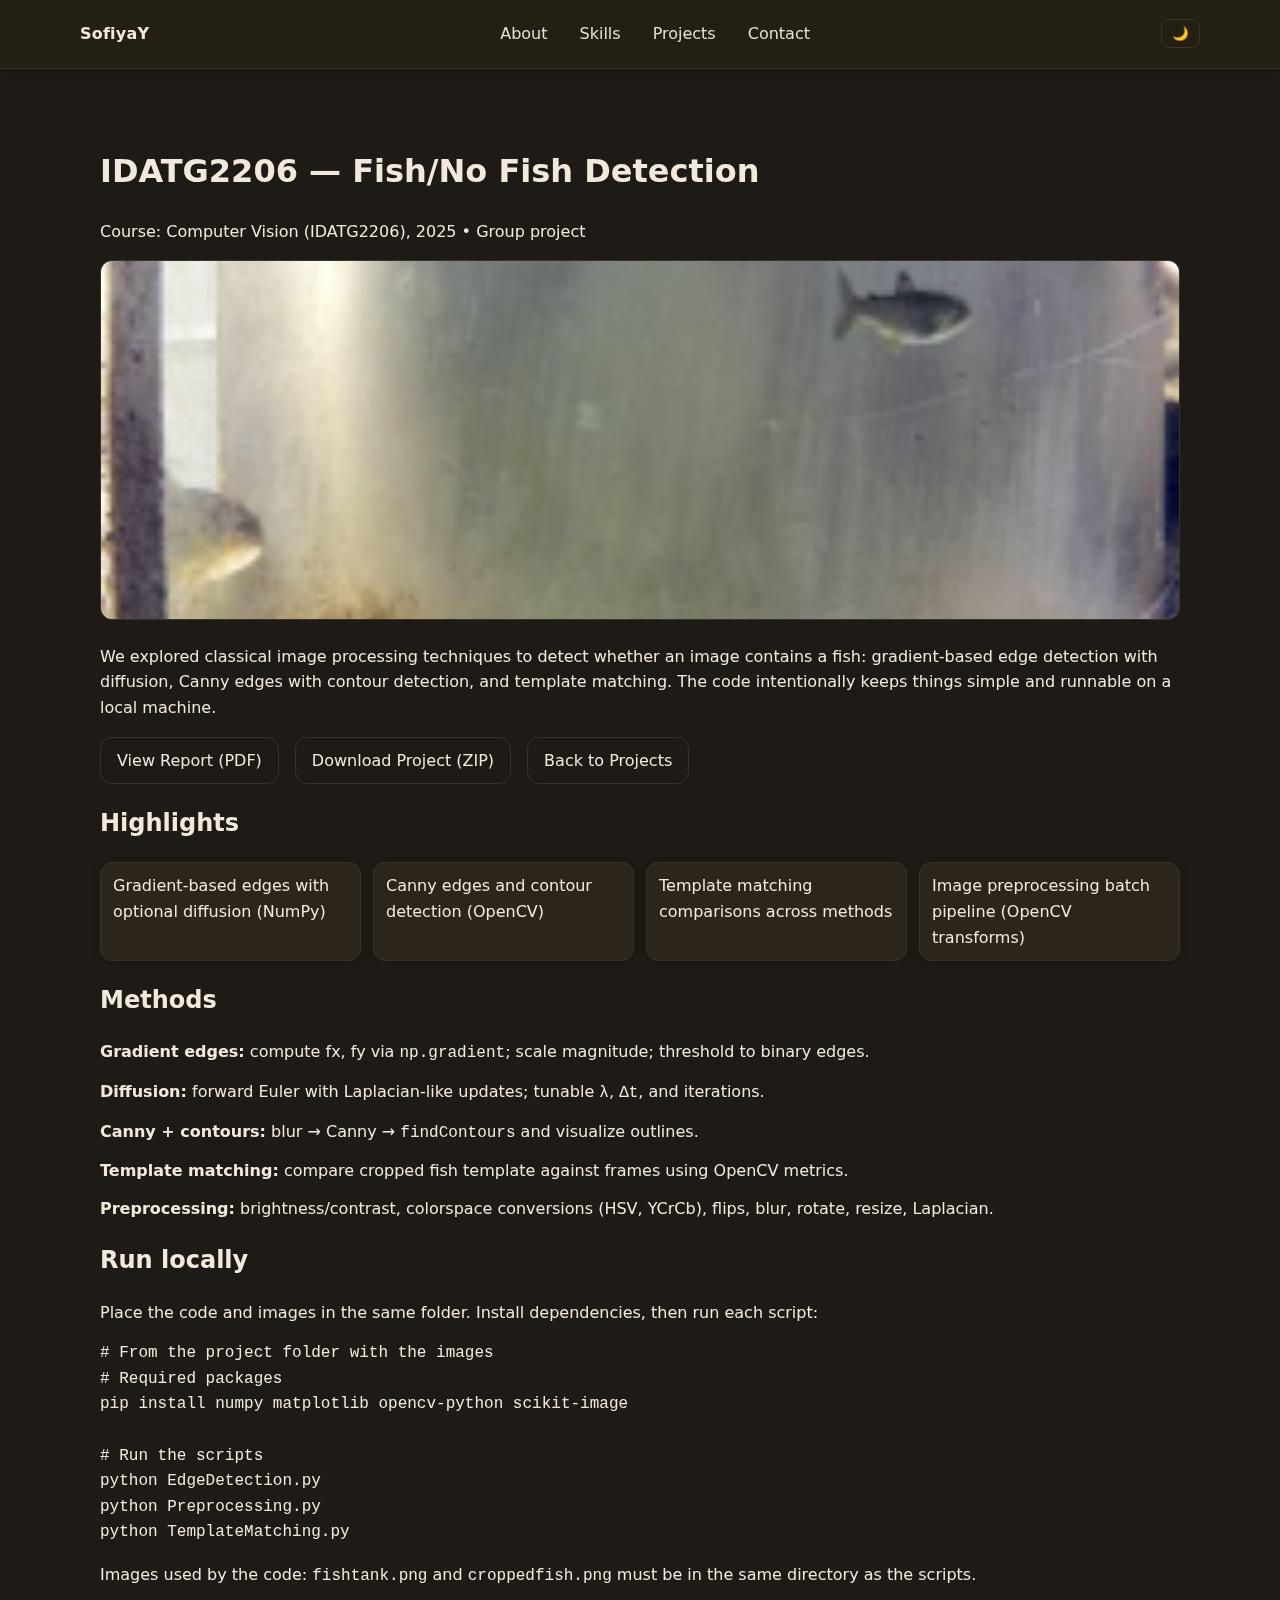
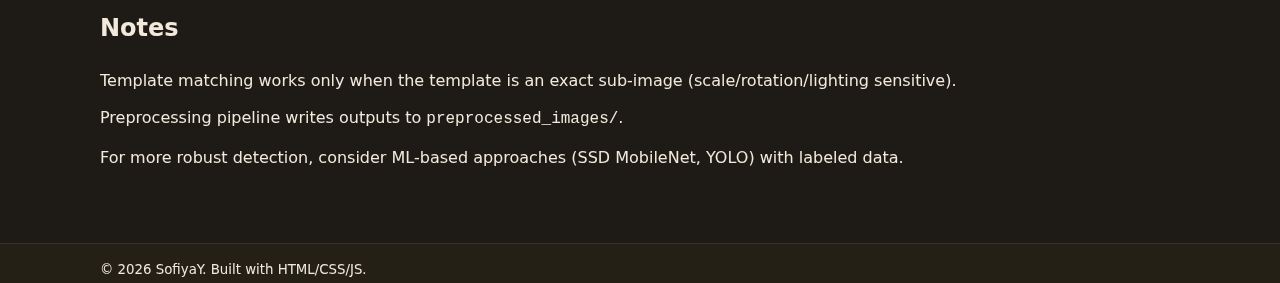
<file: projects/computer-vision-fish.html>
<!doctype html>
<html lang="en">
<head>
  <meta charset="utf-8" />
  <meta name="viewport" content="width=device-width, initial-scale=1" />
  <title>IDATG2206 — Fish/No Fish Detection — Portfolio</title>
  <meta name="description" content="Computer Vision group project: edge detection, contours, template matching, and preprocessing to detect fish in images." />
  <link rel="stylesheet" href="../assets/css/styles.css" />
</head>
<body>
  <header class="site-header">
    <div class="container header-inner">
      <a class="brand" href="../index.html">SofiyaY</a>
      <nav class="nav" aria-label="Main navigation">
        <button class="nav-toggle" aria-expanded="false" aria-controls="nav-menu">☰</button>
        <ul id="nav-menu" class="nav-menu">
          <li><a href="../index.html#about">About</a></li>
          <li><a href="../index.html#skills">Skills</a></li>
          <li><a href="../index.html#projects">Projects</a></li>
          <li><a href="../index.html#contact">Contact</a></li>
        </ul>
      </nav>
      <button id="themeToggle" class="theme-toggle" aria-label="Toggle theme">🌙</button>
    </div>
  </header>

  <main>
    <section class="section">
      <div class="container">
        <h1>IDATG2206 — Fish/No Fish Detection</h1>
        <p class="muted">Course: Computer Vision (IDATG2206), 2025 • Group project</p>

        <img src="../assets/img/cv-fish.png" alt="Fish tank image" style="width:100%; max-height:360px; object-fit: cover; object-position: center; border: 1px solid var(--border); border-radius: 12px;" />

        <p>
          We explored classical image processing techniques to detect whether an image contains a fish: gradient-based edge detection with diffusion, Canny edges with contour detection, and template matching. The code intentionally keeps things simple and runnable on a local machine.
        </p>

        <div class="actions" style="margin: 12px 0; display: flex; gap: 8px; flex-wrap: wrap;">
          <a class="btn" href="../assets/docs/cv-fish-report.pdf" target="_blank" rel="noopener">View Report (PDF)</a>
          <a class="btn" href="../assets/downloads/cv-fish-project.zip" target="_blank" rel="noopener">Download Project (ZIP)</a>
          <a class="btn" href="../index.html#projects">Back to Projects</a>
        </div>

        <h2>Highlights</h2>
        <ul class="skills">
          <li>Gradient-based edges with optional diffusion (NumPy)</li>
          <li>Canny edges and contour detection (OpenCV)</li>
          <li>Template matching comparisons across methods</li>
          <li>Image preprocessing batch pipeline (OpenCV transforms)</li>
        </ul>

        <h2>Methods</h2>
        <ul class="contact">
          <li><strong>Gradient edges:</strong> compute fx, fy via <code>np.gradient</code>; scale magnitude; threshold to binary edges.</li>
          <li><strong>Diffusion:</strong> forward Euler with Laplacian-like updates; tunable <code>λ</code>, <code>Δt</code>, and iterations.</li>
          <li><strong>Canny + contours:</strong> blur → Canny → <code>findContours</code> and visualize outlines.</li>
          <li><strong>Template matching:</strong> compare cropped fish template against frames using OpenCV metrics.</li>
          <li><strong>Preprocessing:</strong> brightness/contrast, colorspace conversions (HSV, YCrCb), flips, blur, rotate, resize, Laplacian.</li>
        </ul>

        <h2>Run locally</h2>
        <p>Place the code and images in the same folder. Install dependencies, then run each script:</p>
        <pre><code class="language-powershell"># From the project folder with the images
# Required packages
pip install numpy matplotlib opencv-python scikit-image

# Run the scripts
python EdgeDetection.py
python Preprocessing.py
python TemplateMatching.py
</code></pre>
        <p class="muted">Images used by the code: <code>fishtank.png</code> and <code>croppedfish.png</code> must be in the same directory as the scripts.</p>

        <h2>Notes</h2>
        <ul class="contact">
          <li>Template matching works only when the template is an exact sub-image (scale/rotation/lighting sensitive).</li>
          <li>Preprocessing pipeline writes outputs to <code>preprocessed_images/</code>.</li>
          <li>For more robust detection, consider ML-based approaches (SSD MobileNet, YOLO) with labeled data.</li>
        </ul>
      </div>
    </section>
  </main>

  <footer class="site-footer">
    <div class="container">
      <small>© <span id="year"></span> SofiyaY. Built with HTML/CSS/JS.</small>
    </div>
  </footer>

  <script>
    document.getElementById('year').textContent = new Date().getFullYear();
    document.getElementById('themeToggle').addEventListener('click', () => {
      document.documentElement.classList.toggle('light');
    });
    const navToggle = document.querySelector('.nav-toggle');
    const navMenu = document.getElementById('nav-menu');
    navToggle.addEventListener('click', () => {
      const open = navMenu.classList.toggle('open');
      navToggle.setAttribute('aria-expanded', String(open));
    });
  </script>
</body>
</html>
</file>
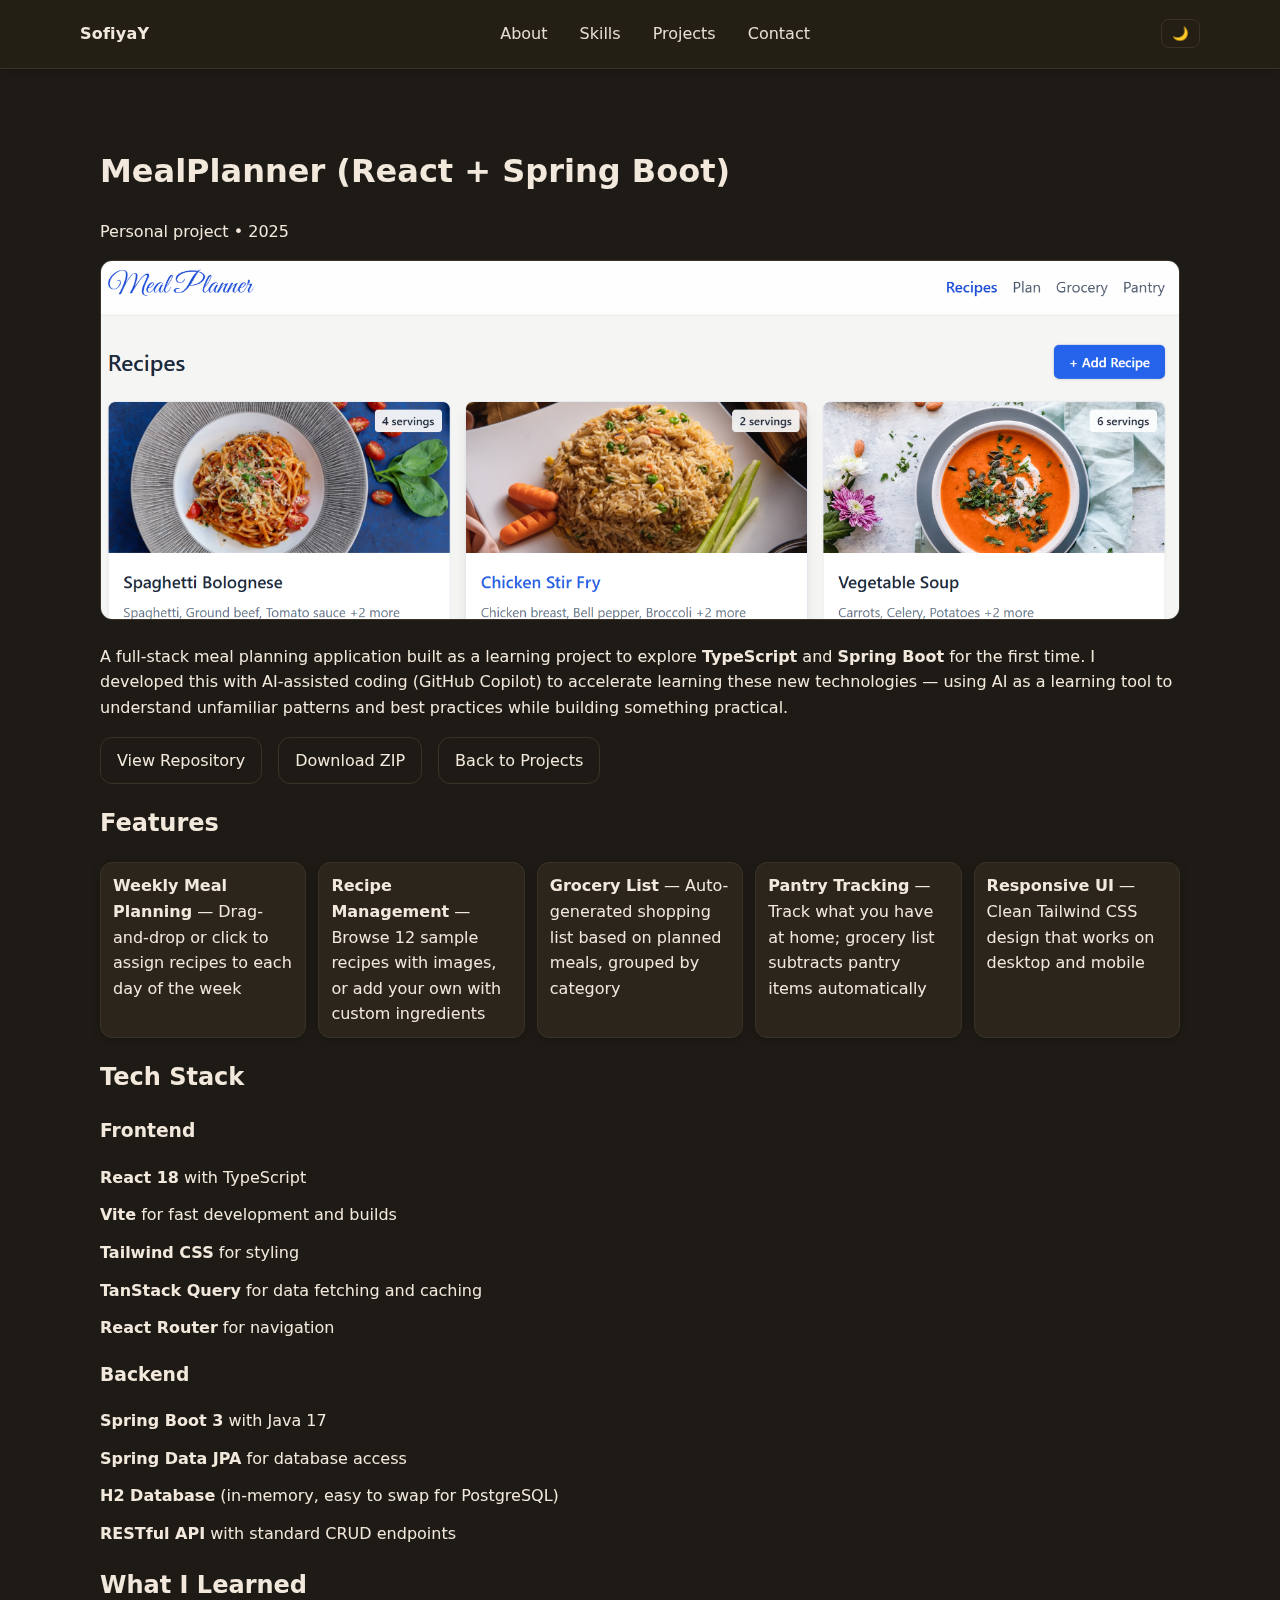
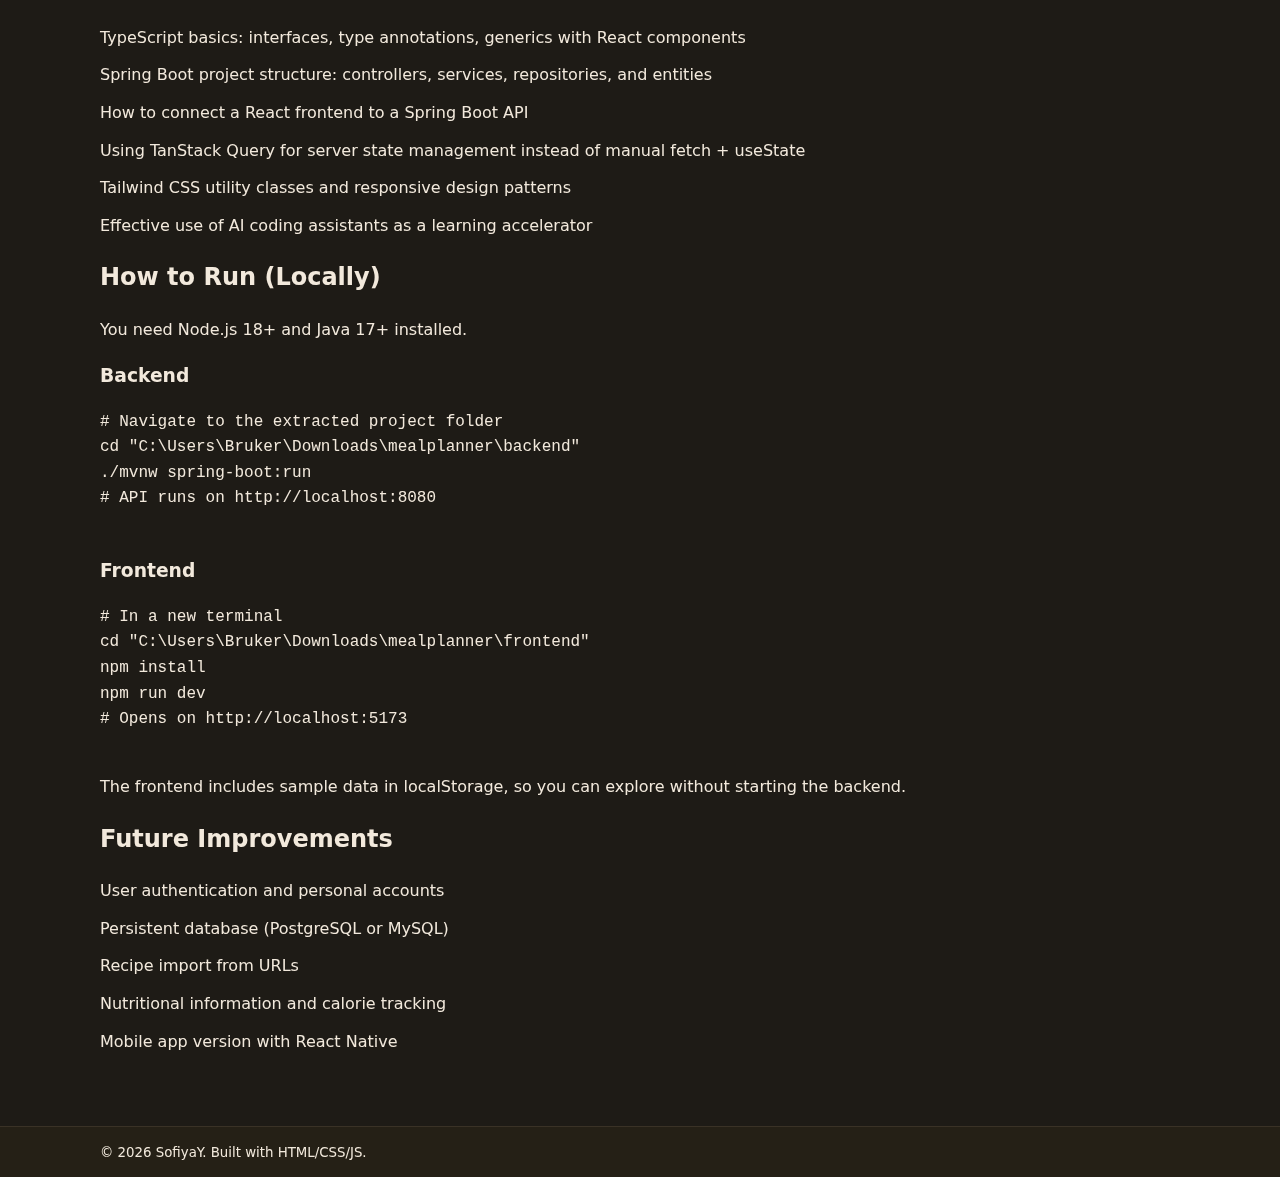
<file: projects/mealplanner.html>
<!doctype html>
<html lang="en">
<head>
  <meta charset="utf-8" />
  <meta name="viewport" content="width=device-width, initial-scale=1" />
  <title>MealPlanner (React + Spring Boot) — Portfolio</title>
  <meta name="description" content="Full-stack meal planning app built with React, TypeScript, and Spring Boot. Features weekly planning, recipes, grocery lists, and pantry tracking." />
  <link rel="stylesheet" href="../assets/css/styles.css" />
</head>
<body>
  <header class="site-header">
    <div class="container header-inner">
      <a class="brand" href="../index.html">SofiyaY</a>
      <nav class="nav" aria-label="Main navigation">
        <button class="nav-toggle" aria-expanded="false" aria-controls="nav-menu">☰</button>
        <ul id="nav-menu" class="nav-menu">
          <li><a href="../index.html#about">About</a></li>
          <li><a href="../index.html#skills">Skills</a></li>
          <li><a href="../index.html#projects">Projects</a></li>
          <li><a href="../index.html#contact">Contact</a></li>
        </ul>
      </nav>
      <button id="themeToggle" class="theme-toggle" aria-label="Toggle theme">🌙</button>
    </div>
  </header>

  <main>
    <section class="section">
      <div class="container">
        <h1>MealPlanner (React + Spring Boot)</h1>
        <p class="muted">Personal project • 2025</p>
        <img src="../assets/img/mealplanner.png" alt="MealPlanner app screenshot" style="width:100%; max-height:360px; object-fit: cover; object-position: center top; border: 1px solid var(--border); border-radius: 12px;" />
        
        <p>
          A full-stack meal planning application built as a learning project to explore <strong>TypeScript</strong> and 
          <strong>Spring Boot</strong> for the first time. I developed this with AI-assisted coding (GitHub Copilot) to 
          accelerate learning these new technologies — using AI as a learning tool to understand unfamiliar patterns 
          and best practices while building something practical.
        </p>

        <div class="actions" style="margin: 12px 0; display: flex; gap: 8px; flex-wrap: wrap;">
          <a class="btn" href="https://github.com/SofiyaY/MealPlanner" target="_blank" rel="noopener">View Repository</a>
          <a class="btn" href="../assets/downloads/mealplanner.zip" download>Download ZIP</a>
          <a class="btn" href="../index.html#projects">Back to Projects</a>
        </div>

        <h2>Features</h2>
        <ul class="skills">
          <li><strong>Weekly Meal Planning</strong> — Drag-and-drop or click to assign recipes to each day of the week</li>
          <li><strong>Recipe Management</strong> — Browse 12 sample recipes with images, or add your own with custom ingredients</li>
          <li><strong>Grocery List</strong> — Auto-generated shopping list based on planned meals, grouped by category</li>
          <li><strong>Pantry Tracking</strong> — Track what you have at home; grocery list subtracts pantry items automatically</li>
          <li><strong>Responsive UI</strong> — Clean Tailwind CSS design that works on desktop and mobile</li>
        </ul>

        <h2>Tech Stack</h2>
        <h3>Frontend</h3>
        <ul class="contact">
          <li><strong>React 18</strong> with TypeScript</li>
          <li><strong>Vite</strong> for fast development and builds</li>
          <li><strong>Tailwind CSS</strong> for styling</li>
          <li><strong>TanStack Query</strong> for data fetching and caching</li>
          <li><strong>React Router</strong> for navigation</li>
        </ul>

        <h3>Backend</h3>
        <ul class="contact">
          <li><strong>Spring Boot 3</strong> with Java 17</li>
          <li><strong>Spring Data JPA</strong> for database access</li>
          <li><strong>H2 Database</strong> (in-memory, easy to swap for PostgreSQL)</li>
          <li><strong>RESTful API</strong> with standard CRUD endpoints</li>
        </ul>

        <h2>What I Learned</h2>
        <ul class="contact">
          <li>TypeScript basics: interfaces, type annotations, generics with React components</li>
          <li>Spring Boot project structure: controllers, services, repositories, and entities</li>
          <li>How to connect a React frontend to a Spring Boot API</li>
          <li>Using TanStack Query for server state management instead of manual fetch + useState</li>
          <li>Tailwind CSS utility classes and responsive design patterns</li>
          <li>Effective use of AI coding assistants as a learning accelerator</li>
        </ul>

        <h2>How to Run (Locally)</h2>
        <p>You need Node.js 18+ and Java 17+ installed.</p>
        
        <h3>Backend</h3>
        <pre><code class="language-powershell"># Navigate to the extracted project folder
cd "C:\Users\Bruker\Downloads\mealplanner\backend"
./mvnw spring-boot:run
# API runs on http://localhost:8080
        </code></pre>

        <h3>Frontend</h3>
        <pre><code class="language-powershell"># In a new terminal
cd "C:\Users\Bruker\Downloads\mealplanner\frontend"
npm install
npm run dev
# Opens on http://localhost:5173
        </code></pre>

        <p>The frontend includes sample data in localStorage, so you can explore without starting the backend.</p>

        <h2>Future Improvements</h2>
        <ul class="contact">
          <li>User authentication and personal accounts</li>
          <li>Persistent database (PostgreSQL or MySQL)</li>
          <li>Recipe import from URLs</li>
          <li>Nutritional information and calorie tracking</li>
          <li>Mobile app version with React Native</li>
        </ul>
      </div>
    </section>
  </main>

  <footer class="site-footer">
    <div class="container">
      <small>© <span id="year"></span> SofiyaY. Built with HTML/CSS/JS.</small>
    </div>
  </footer>

  <script>
    document.getElementById('year').textContent = new Date().getFullYear();
    document.getElementById('themeToggle').addEventListener('click', () => {
      document.documentElement.classList.toggle('light');
    });
    const navToggle = document.querySelector('.nav-toggle');
    const navMenu = document.getElementById('nav-menu');
    navToggle.addEventListener('click', () => {
      const open = navMenu.classList.toggle('open');
      navToggle.setAttribute('aria-expanded', String(open));
    });
  </script>
</body>
</html>
</file>
<file: assets/css/styles.css>
/* Chic beige theme */
:root {
  /* Dark beige palette */
  --bg: #1e1b16;           /* deep cocoa */
  --text: #f2e9dc;         /* cream */
  --muted: #c3b8a9;        /* soft sand */
  --primary: #d99a6c;      /* warm terracotta */
  --surface: #252016;      /* rich taupe */
  --border: #3a3226;       /* cocoa edge */
  --chip: #2c251b;         /* chip background */
  /* Elegance tokens */
  --radius-sm: 8px;
  --radius-md: 12px;
  --radius-lg: 16px;
  --shadow-1: 0 2px 10px rgba(0,0,0,0.20);
  --shadow-2: 0 8px 28px rgba(0,0,0,0.28);
  --transition-fast: 150ms ease;
  --transition-slow: 280ms ease;
}

:root.light {
  /* Light beige palette */
  --bg: #f6f1e7;           /* light beige */
  --text: #2f2b24;         /* espresso */
  --muted: #6f6357;        /* warm gray-brown */
  --primary: #b66a50;      /* terracotta */
  --surface: #ffffff;      /* card bg */
  --border: #e8dfd3;       /* soft border */
  --chip: #f2e9dc;         /* pill bg */
}

* { box-sizing: border-box; }
html, body { height: 100%; }
body {
  margin: 0;
  font: 16px/1.6 system-ui, -apple-system, Segoe UI, Roboto, Ubuntu, Cantarell, Noto Sans, sans-serif;
  background: var(--bg);
  color: var(--text);
}
.container { max-width: 1120px; margin: 0 auto; padding: 0 20px; }
.section { padding: 56px 0; }
.hero { padding-top: 96px; }
.hero-layout { display: grid; grid-template-columns: 1fr 1fr; align-items: center; gap: 24px; }
.portrait { border-radius: 16px; overflow: hidden; background: linear-gradient(180deg, color-mix(in oklab, var(--chip) 60%, transparent), transparent); box-shadow: 0 6px 24px rgba(0,0,0,0.25); }
.portrait img { width: 100%; height: auto; object-fit: contain; display: block; }
.hero-title { font-family: Georgia, Cambria, "Times New Roman", Times, serif; font-weight: 700; line-height: 1.15; letter-spacing: 0.2px; font-size: clamp(1.6rem, 3.2vw, 2.2rem); margin: 0 0 8px; }
.intro p { margin: 0 0 16px; }

.site-header {
  position: sticky; top: 0; z-index: 10;
  background: color-mix(in oklab, var(--surface) 85%, transparent);
  border-bottom: 1px solid var(--border);
  backdrop-filter: saturate(150%) blur(10px);
  box-shadow: var(--shadow-1);
}
.header-inner {
  display: flex; align-items: center; gap: 16px; justify-content: space-between;
  padding: 12px 0;
}
.brand { font-weight: 700; text-decoration: none; color: var(--text); letter-spacing: 0.2px; }

.nav-toggle { display: none; }
.nav-menu { display: flex; gap: 6px; list-style: none; padding: 0; margin: 0; }
.nav-menu a { color: var(--text); text-decoration: none; opacity: 0.95; display: flex; align-items: center; gap: 8px; padding: 8px 12px; border-radius: var(--radius-md); border: 1px solid transparent; transition: background var(--transition-fast), border-color var(--transition-fast), transform var(--transition-fast); }
.nav-menu a:hover, .nav-menu a:focus { background: var(--chip); border-color: var(--border); outline: none; transform: translateY(-1px); }
.nav-icon { width: 16px; height: 16px; display: inline-block; }

.theme-toggle { background: transparent; border: 1px solid var(--border); color: var(--text); border-radius: var(--radius-sm); padding: 6px 10px; cursor: pointer; transition: transform var(--transition-fast); }
.theme-toggle:hover { transform: translateY(-1px); }

.btn { display: inline-block; padding: 10px 16px; border-radius: var(--radius-md); border: 1px solid var(--border); color: var(--text); text-decoration: none; background: transparent; transition: box-shadow var(--transition-fast), transform var(--transition-fast), background var(--transition-fast); }
.btn.primary { background: var(--primary); border-color: var(--primary); color: white; }
.btn + .btn { margin-left: 8px; }
.btn:hover { box-shadow: var(--shadow-1); transform: translateY(-1px); }
.btn:focus-visible { outline: 2px solid color-mix(in oklab, var(--primary) 55%, #ffffff); outline-offset: 2px; }

.skills { display: grid; grid-template-columns: repeat(auto-fit, minmax(200px, 1fr)); gap: 12px; list-style: none; padding: 0; }
.skills li {
  background: var(--chip); border: 1px solid var(--border); border-radius: var(--radius-md); padding: 10px 12px; color: var(--text); box-shadow: var(--shadow-1);
}

.section-head { display: flex; align-items: end; justify-content: space-between; gap: 16px; flex-wrap: wrap; }
.filters { display: flex; gap: 12px; align-items: center; }
.filters label { display: grid; gap: 6px; font-size: 0.9rem; color: var(--muted); }
.filters select, .filters input[type="search"] {
  background: var(--surface); color: var(--text); border: 1px solid var(--border); border-radius: 8px; padding: 8px 10px;
}

.tag-chips { display: flex; flex-wrap: wrap; gap: 8px; margin-top: 10px; }
.tag-chip {
  background: var(--chip); color: var(--text); border: 1px solid var(--border); border-radius: 999px; padding: 6px 10px; font-size: 0.85rem; cursor: pointer; transition: background var(--transition-fast), transform var(--transition-fast);
}
.tag-chip.active { outline: 2px solid var(--primary); }
.tag-chip:hover { transform: translateY(-1px); background: color-mix(in oklab, var(--chip) 85%, var(--surface)); }

.grid { display: grid; grid-template-columns: repeat(auto-fit, minmax(260px, 1fr)); gap: 16px; margin-top: 20px; }
.card {
  background: var(--surface); border: 1px solid var(--border); border-radius: var(--radius-lg); overflow: hidden; display: grid; transition: transform var(--transition-slow), box-shadow var(--transition-slow), border-color var(--transition-fast);
}
.card.clickable { cursor: pointer; }
.card .thumb { position: relative; height: clamp(120px, 18vw, 160px); background: #1a1713; display: grid; place-items: center; color: var(--muted); font-size: 0.9rem; }
.card .thumb::after { content: ""; position: absolute; inset: 0; background: linear-gradient(to bottom, rgba(0,0,0,0.00), rgba(0,0,0,0.12)); opacity: 0; transition: opacity var(--transition-slow); }
.card .content { padding: 12px; display: grid; gap: 10px; }
.card h3 { margin: 0; font-size: 1.05rem; }
.card p { margin: 0; color: var(--muted); }
.card .meta { display: flex; gap: 8px; flex-wrap: wrap; }
.card .meta .skill { background: var(--chip); border: 1px solid var(--border); border-radius: 6px; padding: 2px 6px; font-size: 0.8rem; }
.card .actions { display: flex; gap: 8px; }
.card .actions a { text-decoration: none; }
.card:hover { transform: translateY(-2px); box-shadow: var(--shadow-2); border-color: color-mix(in oklab, var(--border) 70%, #000); }
.card:hover .thumb::after { opacity: 1; }

.contact { list-style: none; padding: 0; display: grid; gap: 12px; }
.contact-card { display: flex; align-items: center; gap: 12px; background: var(--surface); border: 1px solid var(--border); border-radius: var(--radius-lg); padding: 12px 14px; color: var(--text); text-decoration: none; transition: background var(--transition-fast), border-color var(--transition-fast), box-shadow var(--transition-fast), transform var(--transition-fast); }
.contact-card:hover, .contact-card:focus { background: var(--chip); border-color: var(--border); outline: none; box-shadow: var(--shadow-1); transform: translateY(-1px); }
.contact-card .icon { width: 42px; height: 42px; display: grid; place-items: center; border-radius: var(--radius-md); background: color-mix(in oklab, var(--primary) 20%, var(--chip)); color: var(--text); overflow: hidden; box-shadow: var(--shadow-1); }
.contact-card .icon.email { background: color-mix(in oklab, var(--primary) 25%, var(--chip)); }
.contact-card .icon.linkedin { background: transparent; color: inherit; }
.contact-card .icon.github { background: #24292f; color: #ffffff; }
.contact-card .icon svg { width: 22px; height: 22px; }
.contact-card .icon img { width: 22px; height: 22px; display: block; object-fit: contain; }
.contact-card .icon.linkedin img { width: 36px; height: 36px; }
.contact-card .label { display: grid; gap: 2px; }
.contact-card .label strong { font-size: 0.95rem; }
.contact-card .label span { color: var(--muted); font-size: 0.88rem; }
.site-footer { border-top: 1px solid var(--border); background: var(--surface); }
.site-footer .container { padding: 12px 20px; }

/* Responsive nav */
@media (max-width: 768px) {
  .hero-layout { grid-template-columns: 1fr; }
  .portrait { max-width: 440px; margin: 0 auto; }
  .nav-toggle { display: inline-block; }
  .nav-menu { display: none; position: absolute; right: 20px; top: 56px; background: var(--surface); padding: 10px; border: 1px solid var(--border); border-radius: 10px; }
  .nav-menu.open { display: grid; gap: 6px; }
}
</file>
